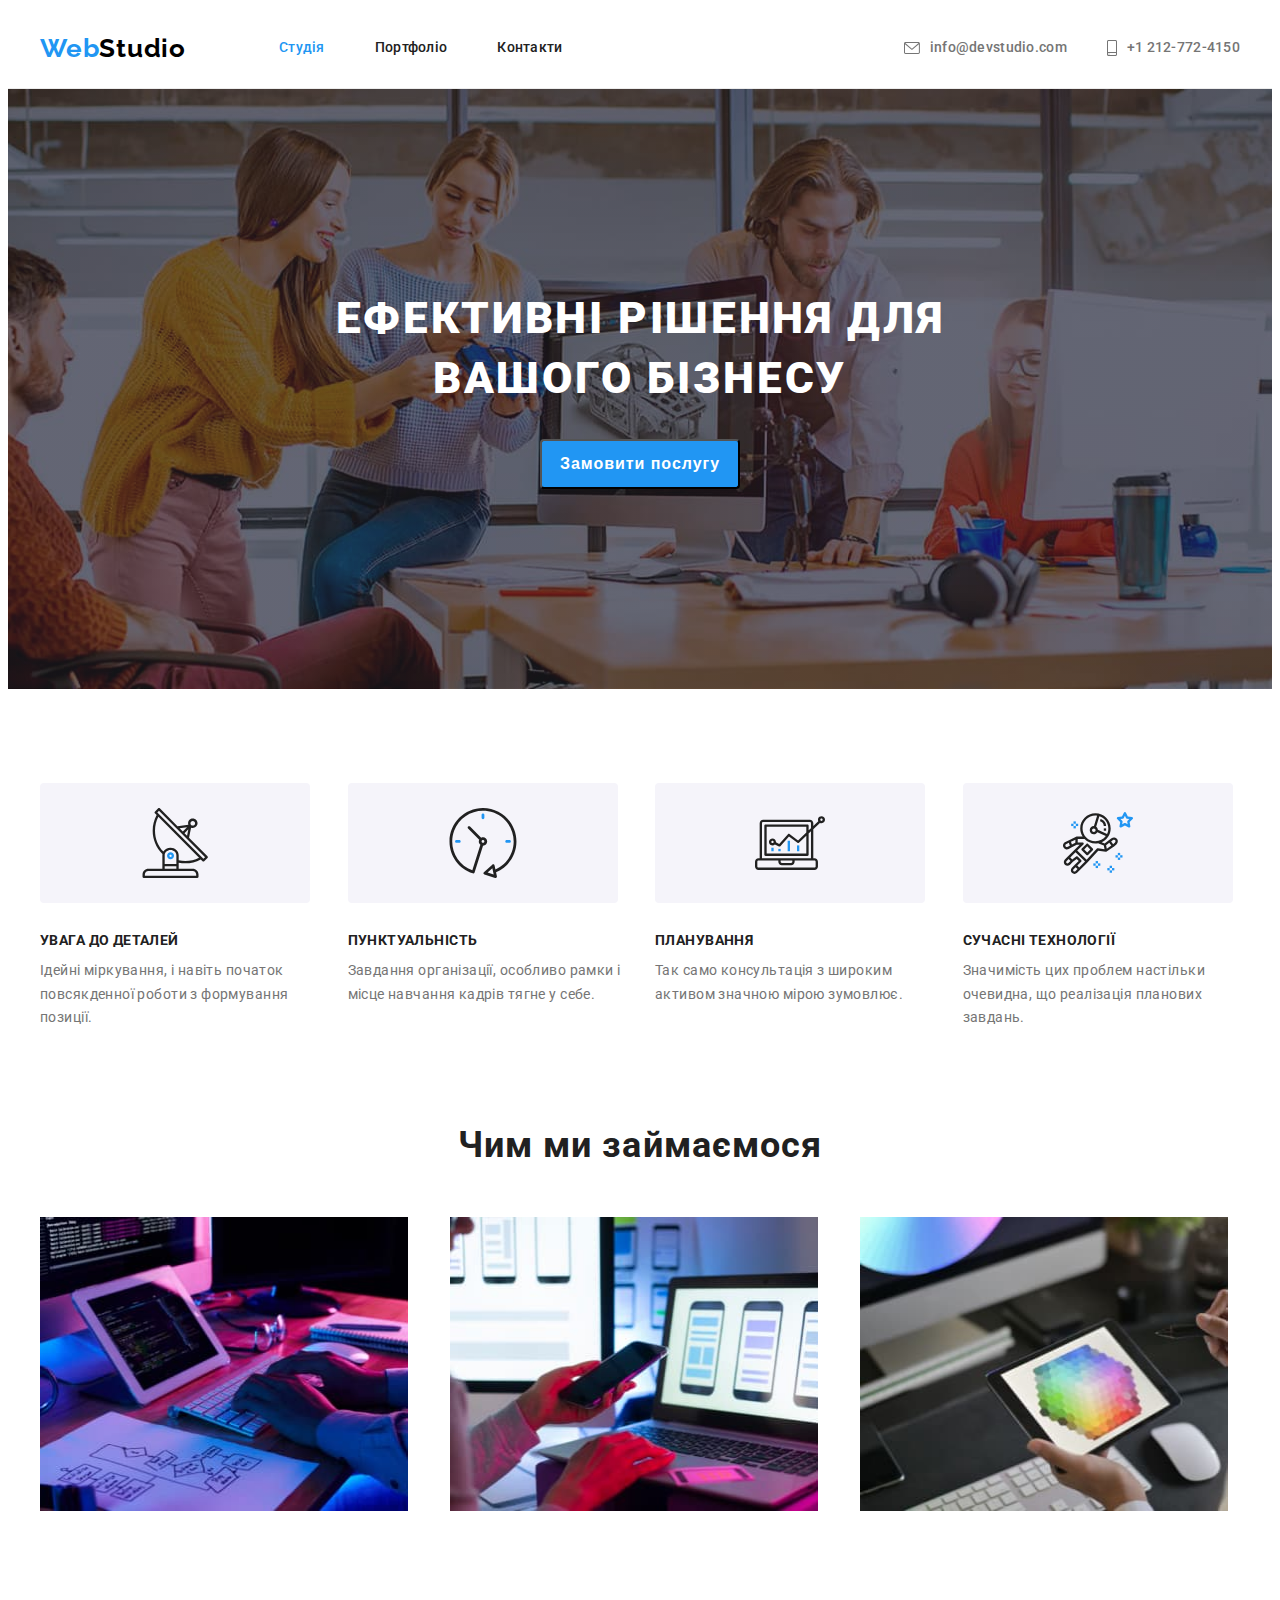
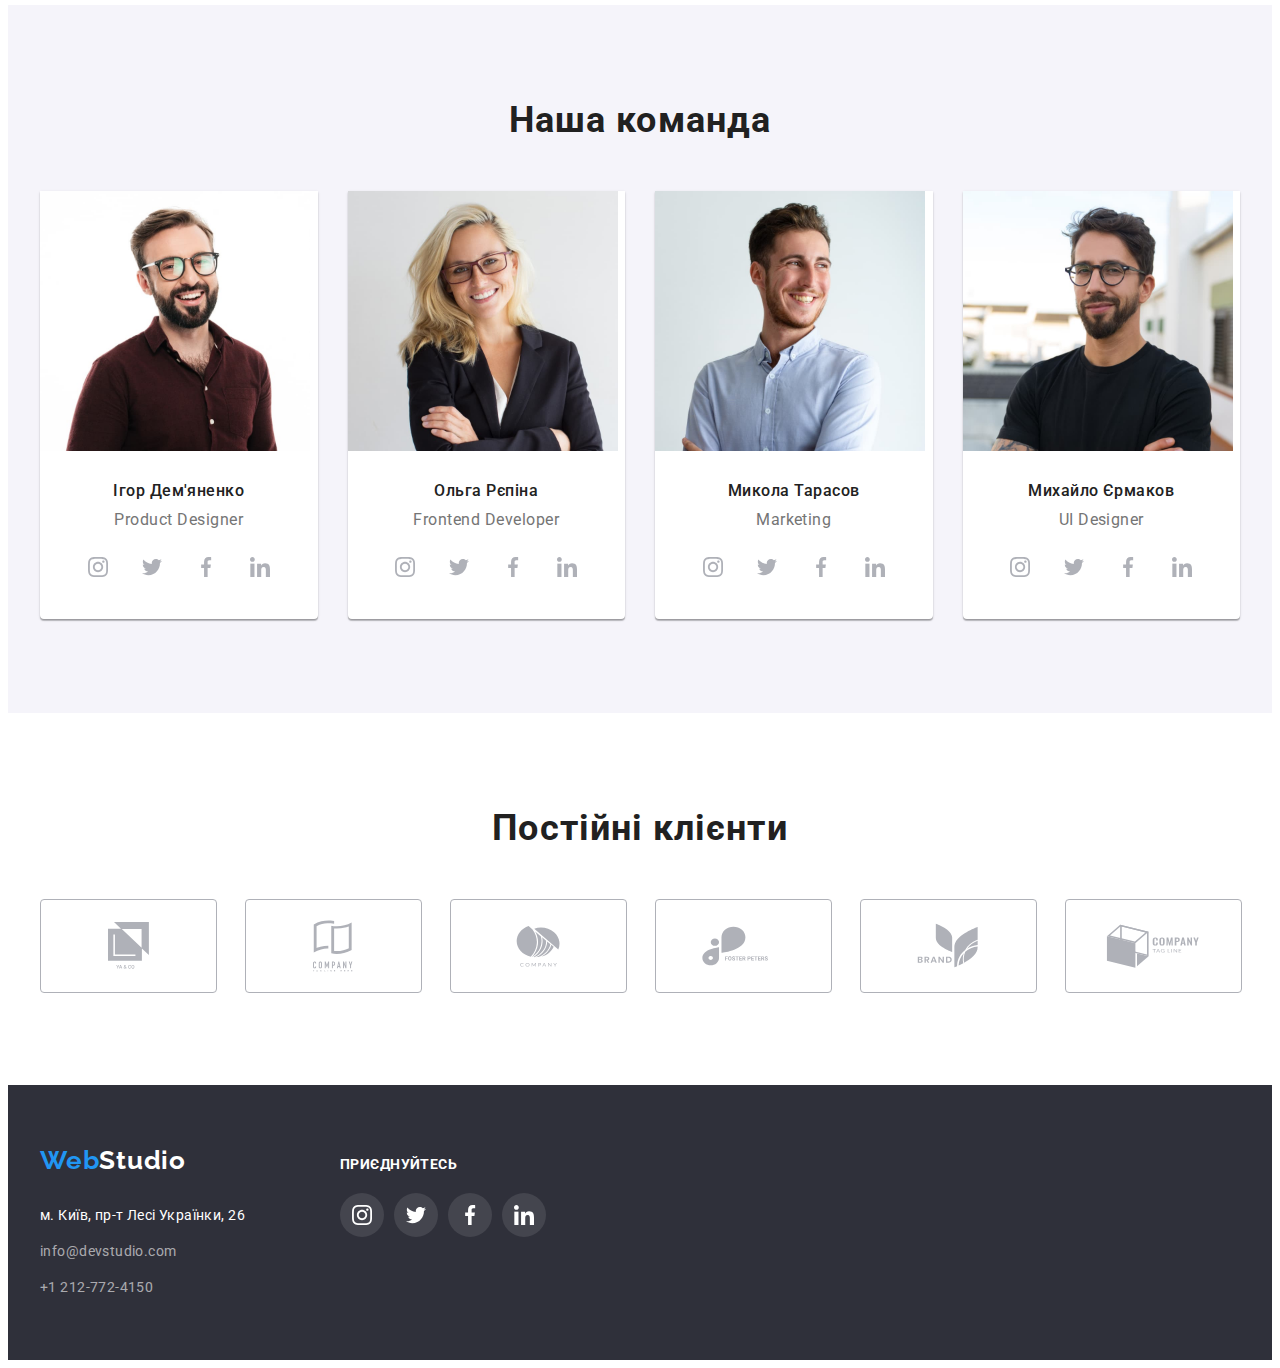
<file: index.html>
<!DOCTYPE html>
<html lang="uk">
<head>
    <meta charset="UTF-8">
    <meta http-equiv="X-UA-Compatible" content="IE=edge">
    <meta name="viewport" content="width=device-width, initial-scale=1.0">
    <title>Студія</title>    
    <link href="https://fonts.googleapis.com/css2?family=Raleway:wght@700&family=Roboto:wght@400;500;700;900&display=swap" rel="stylesheet">
    <link rel="stylesheet" href="https://cdnjs.cloudflare.com/ajax/libs/modern-normalize/1.1.0/modern-normalize.min.css" integrity="sha512-wpPYUAdjBVSE4KJnH1VR1HeZfpl1ub8YT/NKx4PuQ5NmX2tKuGu6U/JRp5y+Y8XG2tV+wKQpNHVUX03MfMFn9Q==" crossorigin="anonymous" referrerpolicy="no-referrer">
    <link rel="stylesheet" href="./css/styles.css">
</head>

<body class="body">
    <header class="header-bg-color">
        <div class="container header-container">
            <a href="./index.html" class="link logo logo-margin"><span class="logo-part">Web</span>Studio</a>
            <nav>
                <ul class="list navigation-list">
                    <li class="nav-list-item">
                        <a href="./index.html" class="link nav-list-link nav-base-text current">Студія</a>
                    </li>
                    <li class="nav-list-item">
                        <a href="./portfolio.html" class="link nav-list-link nav-base-text nav-text">Портфоліо</a>
                    </li>
                    <li class="nav-list-item">
                        <a href="" class="link nav-list-link nav-base-text nav-text">Контакти</a>
                    </li>
                </ul>
            </nav>
            <ul class="list navigation-list">
                <li class="list-item-nav">
                    <a href="mailto:info@devstudio.com" class="link nav-list-link mail-tel-text">
                        <svg width="16" height="12" class="nav-icon">
                            <use href="./images/icons.svg#icon-email"></use>
                        </svg>
                        info@devstudio.com
                    </a>
                </li>
                <li class="nav-right ">
                    <a href="tel:+12127724150" class="link nav-list-link mail-tel-text contact-number">
                        <svg width="10" height="16" class="nav-icon">
                            <use href="./images/icons.svg#icon-smartphone"></use>
                        </svg>
                        +1 212-772-4150
                    </a>
                </li>
            </ul>     
        </div>
    </header>

    
    <main>
        <section class="hero-color-bg hero-title hero-padding">
            <div class="container">
                <h1 class="hero-color-text hero-text hero-align">Ефективні рішення для вашого бізнесу</h1>
                <button type="button" class="hero-color-text hero-btn btn-box">Замовити послугу</button>
            </div>
        </section>


        <section class="section-buzy-bg-color section-about">
            <div class="container">
                <h2 class="visually-hidden">Про наші можливості (прихований заголовок)</h2>
                <ul class="list buzy-flex">
                    <li class="item">
                        <div class="icon-item">
                            <svg class="icon-about">
                                <use href="./images/icons.svg#icon-benefits-details"></use>
                            </svg>
                        </div>
                        <h3 class="main-buzy">Увага до деталей</h3>
                        <p class="paragraph-text description-buzy">
                            Ідейні міркування, і навіть початок повсякденної роботи з формування позиції.
                        </p>
                    </li>
                    <li class="item">
                        <div class="icon-item">
                            <svg class="icon-about">
                                <use href="./images/icons.svg#icon-benefits-clock"></use>
                            </svg>
                        </div>
                        <h3 class="main-buzy">Пунктуальність</h3>
                        <p class="paragraph-text description-buzy">
                            Завдання організації, особливо рамки і місце навчання кадрів тягне у себе.
                        </p>
                    </li>
                    <li class="item">
                        <div class="icon-item">
                            <svg class="icon-about">
                                <use href="./images/icons.svg#icon-benefits-diagram"></use>
                            </svg>
                        </div>
                        <h3 class="main-buzy">Планування</h3>
                        <p class="paragraph-text description-buzy">
                            Так само консультація з широким активом значною мірою зумовлює.
                        </p>
                    </li>
                    <li class="item">
                        <div class="icon-item">
                            <svg class="icon-about">
                                <use href="./images/icons.svg#icon-benefits-astronaut"></use>
                            </svg>
                        </div>
                        <h3 class="main-buzy">Сучасні технології</h3>
                        <p class="paragraph-text description-buzy">
                            Значимість цих проблем настільки очевидна, що реалізація планових завдань.
                        </p>
                    </li>
                </ul>
            </div>
        </section>


        <section class="section-buzy-bg-color section">
            <div class="container">
                <h2 class="main-h-title">Чим ми займаємося</h2>
                <ul class="list photo">
                    <li class="photo-buzy">
                        <img class="buzy-img" src="./images/buzy/buzy-1.jpg" alt="Зайнятість, алгоритми" width="370" height="294">
                    </li>
                    <li class="photo-buzy">
                        <img class="buzy-img" src="./images/buzy/buzy-2.jpg" alt="Зайнятість, дизайн" width="370" height="294">
                    </li>
                    <li class="photo-buzy">
                        <img class="buzy-img" src="./images/buzy/buzy-3.jpg" alt="Зайнятість, комп'ютерна графіка" width="370" height="294">
                    </li>
                </ul>
            </div>
        </section>


        <section class="comand-bg-color section">
            <div class="container">
                <h2 class="main-h-title">Наша команда</h2>
                <ul class="list team-flex">
                    <li class="pesron-bg-color person-flex">
                        <img class="person-img" src="./images/team/person-1.jpg" alt="Продукт-дизайнер" width="270" height="260">
                        <div class="card-content">                            
                            <h3 class="name-person">Ігор Дем'яненко</h3>
                            <p class="paragraph-text description-profeshion" lang="en">Product Designer</p>
                            <ul class="list social-list">
                                <li class="social-list-icons">
                                    <a href="" class="social-list-link">
                                        <svg class="social-icon-size">
                                            <use href="./images/icons.svg#icon-social-instagram"></use>
                                        </svg>
                                    </a>
                                </li>
                                <li class="social-list-icons">
                                    <a href="" class="social-list-link">
                                        <svg class="social-icon-size">
                                            <use href="./images/icons.svg#icon-social-twitter"></use>
                                        </svg>
                                    </a>
                                </li>
                                <li class="social-list-icons">
                                    <a href="" class="social-list-link">
                                        <svg class="social-icon-size">
                                            <use href="./images/icons.svg#icon-social-facebook"></use>
                                        </svg>
                                    </a>
                                </li>
                                <li class="social-list-icons">
                                    <a href="" class="social-list-link">
                                        <svg class="social-icon-size">
                                            <use href="./images/icons.svg#icon-social-linkedin"></use>
                                        </svg>
                                    </a>
                                </li>
                            </ul>
                        </div>
                    </li>
                    <li class="pesron-bg-color person-flex">
                        <img class="person-img" src="./images/team/person-2.jpg" alt="Фронт-енд розробник" width="270" height="260">
                        <div class="card-content">                            
                            <h3 class="name-person">Ольга Рєпіна</h3>
                            <p class="paragraph-text description-profeshion" lang="en">Frontend Developer</p>
                            <ul class="list social-list">
                                <li class="social-list-icons">
                                    <a href="" class="social-list-link">
                                        <svg class="social-icon-size">
                                            <use href="./images/icons.svg#icon-social-instagram"></use>
                                        </svg>
                                    </a>
                                </li>
                                <li class="social-list-icons">
                                    <a href="" class="social-list-link">
                                        <svg class="social-icon-size">
                                            <use href="./images/icons.svg#icon-social-twitter"></use>
                                        </svg>
                                    </a>
                                </li>
                                <li class="social-list-icons">
                                    <a href="" class="social-list-link">
                                        <svg class="social-icon-size">
                                            <use href="./images/icons.svg#icon-social-facebook"></use>
                                        </svg>
                                    </a>
                                </li>
                                <li class="social-list-icons">
                                    <a href="" class="social-list-link">
                                        <svg class="social-icon-size">
                                            <use href="./images/icons.svg#icon-social-linkedin"></use>
                                        </svg>
                                    </a>
                                </li>
                            </ul>
                        </div>
                    </li>
                    <li class="pesron-bg-color person-flex">
                        <img class="person-img" src="./images/team/person-3.jpg" alt="Маркетолог" width="270" height="260">
                        <div class="card-content">                            
                            <h3 class="name-person">Микола Тарасов</h3>
                            <p class="paragraph-text description-profeshion" lang="en">Marketing</p>
                            <ul class="list social-list">
                                <li class="social-list-icons">
                                    <a href="" class="social-list-link">
                                        <svg class="social-icon-size">
                                            <use href="./images/icons.svg#icon-social-instagram"></use>
                                        </svg>
                                    </a>
                                </li>
                                <li class="social-list-icons">
                                    <a href="" class="social-list-link">
                                        <svg class="social-icon-size">
                                            <use href="./images/icons.svg#icon-social-twitter"></use>
                                        </svg>
                                    </a>
                                </li>
                                <li class="social-list-icons">
                                    <a href="" class="social-list-link">
                                        <svg class="social-icon-size">
                                            <use href="./images/icons.svg#icon-social-facebook"></use>
                                        </svg>
                                    </a>
                                </li>
                                <li class="social-list-icons">
                                    <a href="" class="social-list-link">
                                        <svg class="social-icon-size">
                                            <use href="./images/icons.svg#icon-social-linkedin"></use>
                                        </svg>
                                    </a>
                                </li>
                            </ul>
                        </div>
                    </li>
                    <li class="pesron-bg-color person-flex">
                        <img class="person-img" src="./images/team/person-4.jpg" alt="UI дизайнер" width="270" height="260">
                        <div class="card-content">                            
                            <h3 class="name-person">Михайло Єрмаков</h3>
                            <p class="paragraph-text description-profeshion" lang="en">UI Designer</p>
                            <ul class="list social-list">
                                <li class="social-list-icons">
                                    <a href="" class="social-list-link">
                                        <svg class="social-icon-size">
                                            <use href="./images/icons.svg#icon-social-instagram"></use>
                                        </svg>
                                    </a>
                                </li>
                                <li class="social-list-icons">
                                    <a href="" class="social-list-link">
                                        <svg class="social-icon-size">
                                            <use href="./images/icons.svg#icon-social-twitter"></use>
                                        </svg>
                                    </a>
                                </li>
                                <li class="social-list-icons">
                                    <a href="" class="social-list-link">
                                        <svg class="social-icon-size">
                                            <use href="./images/icons.svg#icon-social-facebook"></use>
                                        </svg>
                                    </a>
                                </li>
                                <li class="social-list-icons">
                                    <a href="" class="social-list-link">
                                        <svg class="social-icon-size">
                                            <use href="./images/icons.svg#icon-social-linkedin"></use>
                                        </svg>
                                    </a>
                                </li>
                            </ul>
                        </div>
                    </li>
                </ul>               
            </div>
        </section>

        <section class="section-buzy-bg-color section">
            <div class="container">
                <h2 class="main-h-title">Постійні клієнти</h2>
                <ul class="list company-flex">
                    <li class="icon-client-list">
                        <a href="" class="client-hover-focus">
                            <svg class="icon-client icon-client-ya-co">                  <!--Розмір 106х60px-->
                                <use href="./images/icons.svg#icon-client-ya-co"></use>
                            </svg>
                        </a>
                    </li>
                    <li class="icon-client-list">
                        <a href="" class="client-hover-focus">
                            <svg class="icon-client icon-client-tagline-here">
                                <use href="./images/icons.svg#icon-client-tagline-here"></use>
                            </svg>
                        </a>
                    </li>
                    <li class="icon-client-list">
                        <a href="" class="client-hover-focus">
                            <svg class="icon-client icon-client-company">
                                <use href="./images/icons.svg#icon-client-company"></use>
                            </svg>  
                        </a>
                    </li>
                    <li class="icon-client-list">
                        <a href="" class="client-hover-focus">
                            <svg class="icon-client icon-client-foster-peters">
                                <use href="./images/icons.svg#icon-client-foster-peters"></use>
                            </svg>
                        </a>
                    </li>
                    <li class="icon-client-list">
                        <a href="" class="client-hover-focus">
                            <svg class="icon-client icon-client-brand">
                                <use href="./images/icons.svg#icon-client-brand"></use>
                            </svg>
                        </a>
                    </li>
                    <li class="icon-client-list">
                        <a href="" class="client-hover-focus">
                            <svg class="icon-client icon-client-tag-line">
                                <use href="./images/icons.svg#icon-client-tag-line"></use>
                            </svg>
                        </a>
                    </li>
                 </ul>
            </div>
        </section>
    </main>

   
    <footer class="footer-color footer-padding">
        <div class="container container-footer">
            <div class="">
                <a href="./index.html" class="link logo logo-second logo-footer"><span class="logo-part">Web</span>Studio</a>
                <address>
                    <ul class="list footer-address-width">
                        <li class="">
                            <a href="https://goo.gl/maps/Vt5yUV9LtT4k733N8" 
                            target="_blank" 
                            rel="noopener nooferrer" class="link text-addres">м. Київ, пр-т Лесі Українки, 26</a>
                        </li>
                        <li class="mail-tel">
                            <a href="mailto:info@devstudio.com" class="link mail-tel-footer">info@devstudio.com</a>                    
                        </li>
                        <li class="mail-tel">
                            <a href="tel:+12127724150" class="link mail-tel-footer">+1 212-772-4150</a>
                        </li>
                    </ul>
                </address>  
            </div>

            
            <div class="margin-footer">
                <h2 class="footer-add">Приєднуйтесь</h2>
                <ul class="list social-list-footer">
                    <li class="social-list-icons-footer">
                        <a href="" class="social-list-link-footer">
                            <svg class="social-icon-size-footer">
                                <use href="./images/icons.svg#icon-social-instagram"></use>
                            </svg>
                        </a>
                    </li>
                    <li class="social-list-icons-footer">
                        <a href="" class="social-list-link-footer">
                            <svg class="social-icon-size-footer">
                                <use href="./images/icons.svg#icon-social-twitter"></use>
                            </svg>
                        </a>
                    </li>
                    <li class="social-list-icons-footer">
                        <a href="" class="social-list-link-footer">
                            <svg class="social-icon-size-footer">
                                <use href="./images/icons.svg#icon-social-facebook"></use>
                            </svg>
                        </a>
                    </li>
                    <li class="social-list-icons-footer">
                        <a href="" class="social-list-link-footer">
                            <svg class="social-icon-size-footer">
                                <use href="./images/icons.svg#icon-social-linkedin"></use>
                            </svg>
                        </a>
                    </li>
                </ul>
            </div>
        </div>
    </footer>
</body>
</html>
</file>
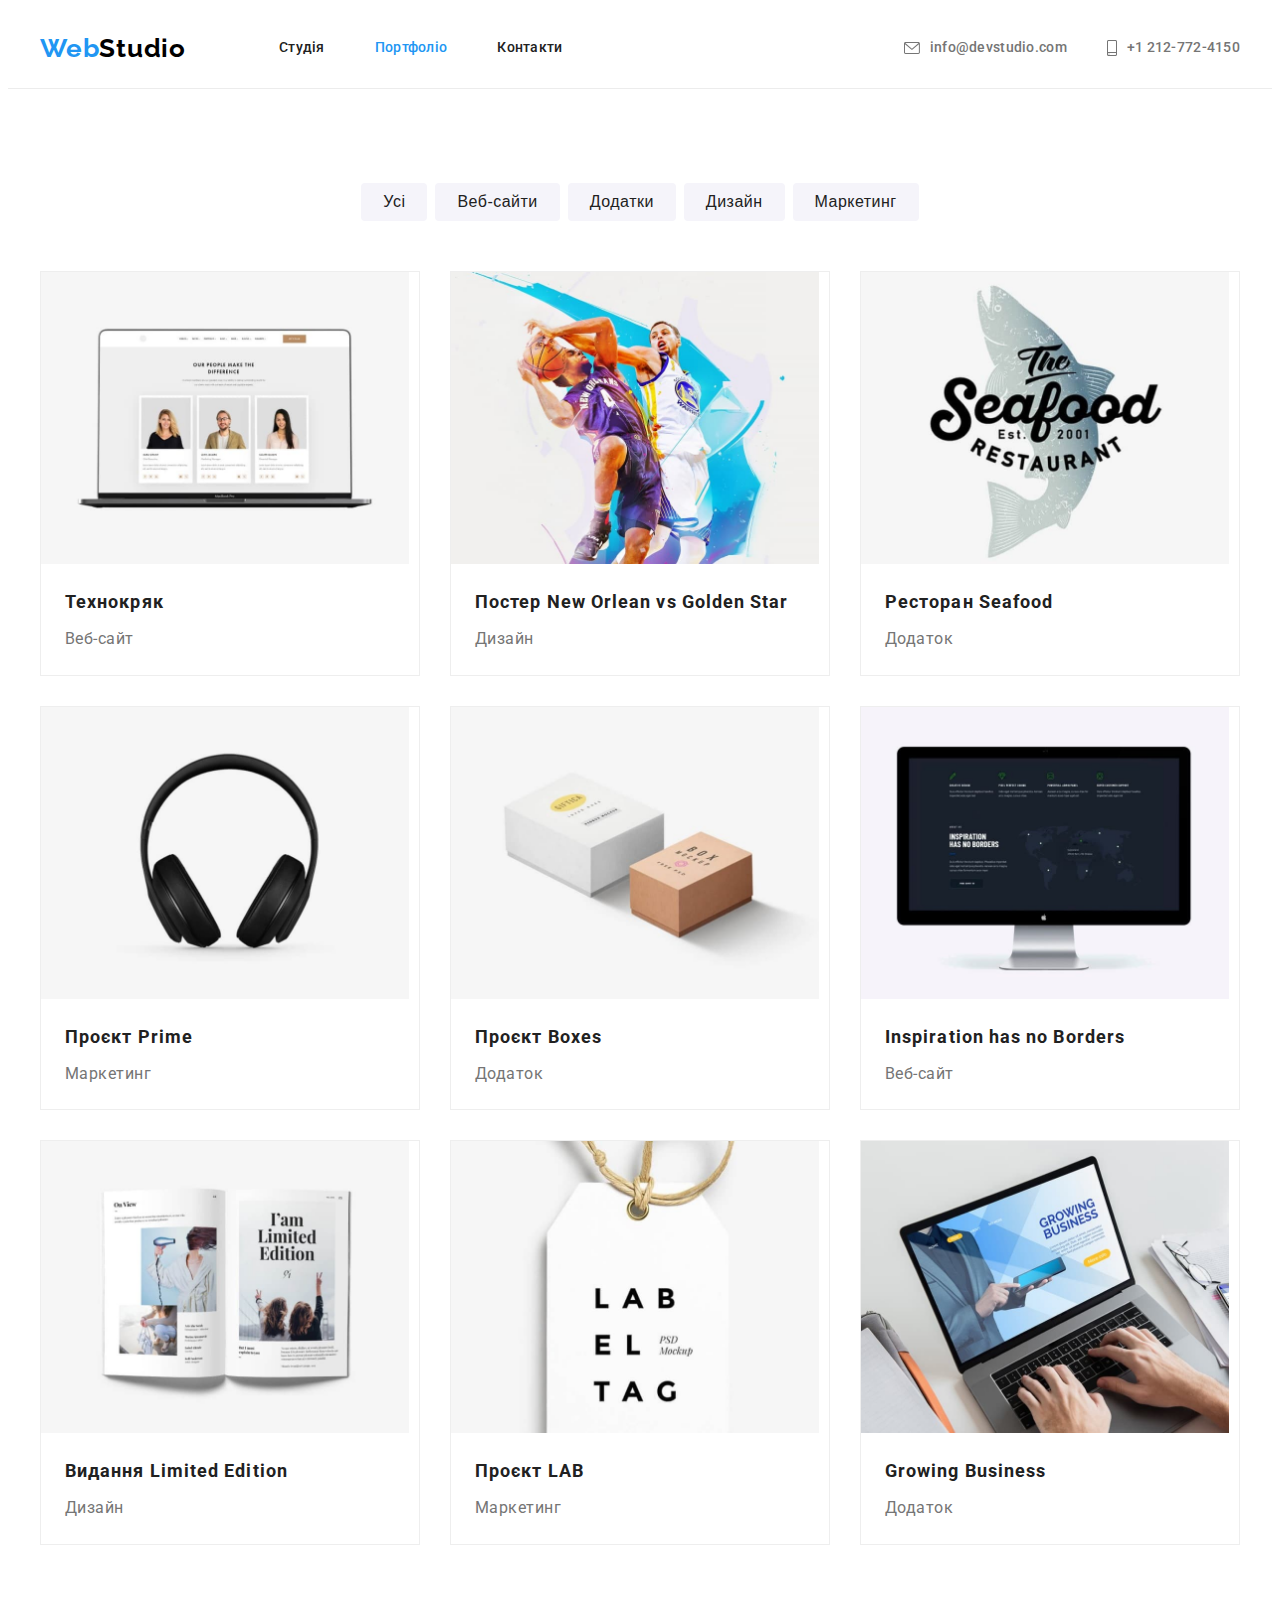
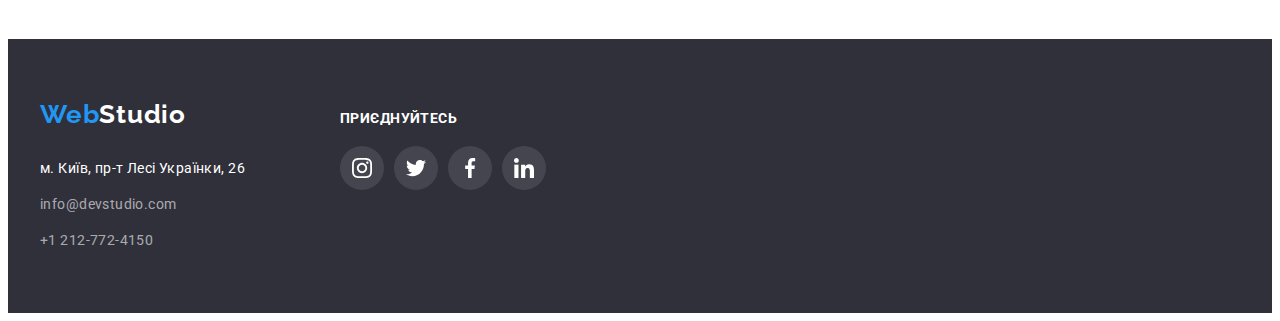
<file: portfolio.html>
<!DOCTYPE html>
<html lang="uk">
<head>
    <meta charset="UTF-8">
    <meta http-equiv="X-UA-Compatible" content="IE=edge">
    <meta name="viewport" content="width=device-width, initial-scale=1.0">
    <title>Студія</title>
    <link href="https://fonts.googleapis.com/css2?family=Raleway:wght@700&family=Roboto:wght@400;500;700;900&display=swap" rel="stylesheet">
    <link rel="stylesheet" href="https://cdnjs.cloudflare.com/ajax/libs/modern-normalize/1.1.0/modern-normalize.min.css" integrity="sha512-wpPYUAdjBVSE4KJnH1VR1HeZfpl1ub8YT/NKx4PuQ5NmX2tKuGu6U/JRp5y+Y8XG2tV+wKQpNHVUX03MfMFn9Q==" crossorigin="anonymous" referrerpolicy="no-referrer">
    <link rel="stylesheet" href="./css/styles.css">
</head>

<body class="body">
    <header class="header-bg-color">
        <div class="container header-container">
            <a href="./index.html" class="link logo logo-margin"><span class="logo-part">Web</span>Studio</a>
            <nav>
                <ul class="list navigation-list">
                    <li class="nav-list-item">
                        <a href="./index.html" class="link nav-list-link nav-base-text nav-text">Студія</a>
                    </li>
                    <li class="nav-list-item">
                        <a href="./portfolio.html" class="link nav-list-link nav-base-text current">Портфоліо</a>
                    </li>
                    <li class="nav-list-item">
                        <a href="" class="link nav-list-link nav-base-text nav-text">Контакти</a>
                    </li>
                </ul>
            </nav>
            <ul class="list navigation-list">
                <li class="list-item-nav">
                    <a href="mailto:info@devstudio.com" class="link nav-list-link mail-tel-text">
                        <svg width="16" height="12" class="nav-icon">
                            <use href="./images/icons.svg#icon-email"></use>
                        </svg>
                        info@devstudio.com
                    </a>
                </li>
                <li class="nav-right ">
                    <a href="tel:+12127724150" class="link nav-list-link mail-tel-text contact-numberk">
                        <svg width="10" height="16" class="nav-icon">
                            <use href="./images/icons.svg#icon-smartphone"></use>
                        </svg>
                        +1 212-772-4150
                    </a>
                </li>
            </ul>       
        </div>
    </header>


    <main class="portfolio-bg-color">
        <h1 hidden>Портфоліо</h1> <!--Цей заголовок сховати-->
        <section class="section">
            <div class="container">
                <ul class="list btn-flex-portfolio">
                    <li class="btn-item-portfolio">
                        <button type="button" class="portfolio-btn">Усі</button>
                    </li>
                    <li class="btn-item-portfolio">
                        <button type="button" class="portfolio-btn">Веб-сайти</button>
                    </li>
                    <li class="btn-item-portfolio">
                        <button type="button" class="portfolio-btn">Додатки</button>
                    </li>
                    <li class="btn-item-portfolio">
                        <button type="button" class="portfolio-btn">Дизайн</button>
                    </li>
                    <li class="btn-item-portfolio">
                        <button type="button" class="portfolio-btn">Маркетинг</button>
                    </li>
                </ul>

                <ul class="list container-portfolio">
                    <li class="portfolio-fon portfolio-item">                
                        <a href="" class="link portfolio-hover">
                            <img class="portfolio-img" src="./images/portfolio/portfolio1.jpg" alt="Технокряк">
                            <div class="card-portfolio">
                                <h2 class="portfolio-names link">Технокряк</h2>
                                <p class="portfolio-discr">Веб-сайт</p>
                            </div>
                        </a>
                    </li>
                    <li class="portfolio-fon portfolio-item">
                        <a href="" class="link portfolio-hover">
                            <img class="portfolio-img" src="./images/portfolio/portfolio2.jpg" alt="Постер New Orlean vs Golden Star">
                            <div class="card-portfolio">
                                <h2 class="portfolio-names link">Постер <span lang="en">New Orlean vs Golden Star</span></h2>
                                <p class="portfolio-discr">Дизайн</p>
                            </div>
                        </a>
                    </li>
                    <li class="portfolio-fon portfolio-item">
                        <a href="" class="link portfolio-hover">
                            <img class="portfolio-img" src="./images/portfolio/portfolio3.jpg" alt="Ресторан Seafood">
                            <div class="card-portfolio">
                                <h2 class="portfolio-names link">Ресторан <span lang="en">Seafood</span></h2>
                                <p class="portfolio-discr">Додаток</p>
                            </div>
                        </a>
                    </li>
                    <li class="portfolio-fon portfolio-item">
                        <a href="" class="link portfolio-hover">
                            <img class="portfolio-img" src="./images/portfolio/portfolio4.jpg" alt="Проєкт Prime">
                            <div class="card-portfolio">
                                <h2 class="portfolio-names">Проєкт <span lang="en">Prime</span></h2>
                                <p class="portfolio-discr">Маркетинг</p>
                            </div>
                        </a>
                    </li>
                    <li class="portfolio-fon portfolio-item">
                        <a href="" class="link portfolio-hover">
                            <img class="portfolio-img" src="./images/portfolio/portfolio5.jpg" alt="Проєкт Boxes">
                            <div class="card-portfolio">
                                <h2 class="portfolio-names">Проєкт <span lang="en"> Boxes</span></h2>
                                <p class="portfolio-discr">Додаток</p>
                            </div>
                        </a>
                    </li>
                    <li class="portfolio-fon portfolio-item">
                        <a href="" class="link portfolio-hover">
                            <img class="portfolio-img" src="./images/portfolio/portfolio6.jpg" alt="Inspiration has no Borders">
                            <div class="card-portfolio">
                                <h2 class="portfolio-names" lang="en">Inspiration has no Borders</h2>
                                <p class="portfolio-discr">Веб-сайт</p> 
                            </div>
                        </a>
                    </li>
                    <li class="portfolio-fon portfolio-item">
                        <a href="" class="link portfolio-hover">
                            <img class="portfolio-img" src="./images/portfolio/portfolio7.jpg" alt="Видання Limited Edition">
                            <div class="card-portfolio">
                                <h2 class="portfolio-names">Видання <span lang="en">Limited Edition</span></h2>
                                <p class="portfolio-discr">Дизайн</p>
                            </div>
                        </a>
                    </li>
                    <li class="portfolio-fon portfolio-item">
                        <a href="" class="link portfolio-hover">
                            <img class="portfolio-img" src="./images/portfolio/portfolio8.jpg" alt="Проєкт LAB">
                            <div class="card-portfolio">
                                <h2 class="portfolio-names">Проєкт <span class="portfolio-names-upper" lang="en">lab</span></h2>
                                <p class="portfolio-discr">Маркетинг</p>
                            </div>
                        </a>
                    </li>
                    <li class="portfolio-fon portfolio-item">
                        <a href="" class="link portfolio-hover">
                            <img class="portfolio-img" src="./images/portfolio/portfolio9.jpg" alt="Growing Business">
                            <div class="card-portfolio">
                                <h2 class="portfolio-names" lang="en">Growing Business</h2>
                                <p class="portfolio-discr">Додаток</p>
                            </div>
                        </a>
                    </li>
                </ul> 
            </div>       
        </section>
    </main>

    
    <footer class="footer-color footer-padding">
        <div class="container container-footer">
            <div class="">
                <a href="./index.html" class="link logo logo-second logo-footer"><span class="logo-part">Web</span>Studio</a>
                <address>
                    <ul class="list footer-address-width">
                        <li class="">
                            <a href="https://goo.gl/maps/Vt5yUV9LtT4k733N8" 
                            target="_blank" 
                            rel="noopener nooferrer" class="link text-addres">м. Київ, пр-т Лесі Українки, 26</a>
                        </li>
                        <li class="mail-tel">
                            <a href="mailto:info@devstudio.com" class="link mail-tel-footer">info@devstudio.com</a>                    
                        </li>
                        <li class="mail-tel">
                            <a href="tel:+12127724150" class="link mail-tel-footer">+1 212-772-4150</a>
                        </li>
                    </ul>
                </address>  
            </div>

            
            <div class="margin-footer">
                <h2 class="footer-add">Приєднуйтесь</h2>
                <ul class="list social-list-footer">
                    <li class="social-list-icons-footer">
                        <a href="" class="social-list-link-footer">
                            <svg class="social-icon-size-footer">
                                <use href="./images/icons.svg#icon-social-instagram"></use>
                            </svg>
                        </a>
                    </li>
                    <li class="social-list-icons-footer">
                        <a href="" class="social-list-link-footer">
                            <svg class="social-icon-size-footer">
                                <use href="./images/icons.svg#icon-social-twitter"></use>
                            </svg>
                        </a>
                    </li>
                    <li class="social-list-icons-footer">
                        <a href="" class="social-list-link-footer">
                            <svg class="social-icon-size-footer">
                                <use href="./images/icons.svg#icon-social-facebook"></use>
                            </svg>
                        </a>
                    </li>
                    <li class="social-list-icons-footer">
                        <a href="" class="social-list-link-footer">
                            <svg class="social-icon-size-footer">
                                <use href="./images/icons.svg#icon-social-linkedin"></use>
                            </svg>
                        </a>
                    </li>
                </ul>
            </div>
        </div>
    </footer>
</body>
</html>
</file>
<file: css/styles.css>
:root {
    --primary-color-font: #212121;
    --second-color-font: #2196F3;
    --color-logo: #000000;
    --paragraph-color-font: #757575;
    --hero-color-font: #FFFFFF;               /* tomato;*/
    --footer-color-font: rgba(255, 255, 255, 0.6);
    --hero-footer-color: #2F303A;
    --comand-color: #F5F4FA;
    --border-portfolio: #EEEEEE;
    --border-client: #AFB1B8;
    --color-social-footer: rgba(255, 255, 255, 0.1);

    --primary-font: "Roboto", sans-serif;
    --second-font: "Raleway", sans-serif;
}


/* =====Home work # 3===== */
h1,
h2,
h3,
h4,
h5,
h6,
p {
  margin-top: 0;
  margin-bottom: 0;
}

ul,
ol {
  margin-top: 0;
  margin-bottom: 0;
  padding-left: 0;
}

.container {
    width: 1200px;
    padding-left: 15px;
    padding-right: 15px;
    margin-left: auto;
    margin-right: auto;

    /* background-color: yellow; */
}


.header-container {
    display: flex;
    align-items: center;
    /* min-height: 32px; */
}


.hero-padding {
    padding-top: 200px;
    padding-bottom: 200px;
}

.hero-color-bg {
    max-width: 1600px;
    max-height: 600px;
    background-image: linear-gradient( rgba(47, 48, 58, 0.4), rgba(47, 48, 58, 0.4) ), url(../images/hero/img.jpg);    
    background-color: var(--hero-footer-color);
    background-repeat: no-repeat;
    background-position: center;
    background-size: cover;
}

.hero-title {
    display: block;
    text-align: center;
    margin-left: auto;
    margin-right: auto;

}

.btn-box {
    box-sizing: border-box;
    min-width: 200px;
    min-height: 50px;
    border-radius: 4px;
}

.navigation-list {
    display: flex;
    align-items: center;
    margin-left: auto;
}

.nav-right {
    margin-left: 40px;
}


.section-about {
    padding-top: 94px;
}

.section {
    padding-top: 94px;
    padding-bottom: 94px;
}

.visually-hidden {
    position: absolute;
    width: 1px;
    height: 1px;
    margin: -1px;
    border: 0;
    padding: 0;
    
    white-space: nowrap;
    clip-path: inset(100%);
    clip: rect(0 0 0 0);
    overflow: hidden;
}

.logo-margin {
    margin-right: 93px;
  }

.nav-list-item:not(:last-child) {
    margin-right: 50px;
}


.contact-number {
    margin-left: 0;
}

.logo-footer {
    display: inline-block;
    margin-bottom: 28px;
}


.buzy-flex {
    display: flex;
    flex-wrap: wrap;  
}

.buzy-flex > .item {
    flex-basis: calc((100% - 30px*3) / 4);
}

.buzy-flex > .item:not(:nth-child(4n)) {
    margin-right: 30px;
}


.icon-item {
    display: flex;
    align-items: center;
    justify-content: center;
    width: 270px;
    height: 120px;
    background-color: var(--comand-color);
    margin-bottom: 30px;
    border-radius: 4px;
}

.icon-about {
    width: 70px;
    height: 70px;
}

.buzy-img,
.person-img,
.portfolio-img {
    display: block;
    padding-bottom: 0;
    max-width: 368px;
}

.photo {
    display: flex;
    flex-wrap: wrap;
}

.photo > .photo-buzy {
    flex-basis: calc((100% - 30px*2) / 3);
    margin-bottom: 30px;
}

.photo > .photo-buzy:not(:nth-child(3n)) {
    margin-right: 30px;
}

.photo > .photo-buzy:nth-last-child(-n + 3) {
    margin-bottom: 0;
}

.team-flex {
    display: flex;
    flex-wrap: wrap;
}

.team-flex > .person-flex {
    flex-basis: calc((100% - 30px*3) / 4);
    margin-top: 0px;
    box-shadow: 0px 1px 3px rgba(0, 0, 0, 0.12), 0px 1px 1px rgba(0, 0, 0, 0.14), 0px 2px 1px rgba(0, 0, 0, 0.2);
    border-radius: 0px 0px 4px 4px;
}

.team-flex > .person-flex:not(:nth-child(4n+1)) {
    margin-left: 30px;
}

.team-flex > .person-flex:nth-child(n + 5) {
    margin-top: 30px;
}


.btn-flex-portfolio {
    display: flex;
    justify-content: center;
    margin-bottom: 50px;
}

.btn-flex-portfolio > .btn-item-portfolio:not(:last-child) {
    margin-right: 8px;
}
/* =====Home work # 3===== */



.list {
    list-style: none;
}

.link {
    text-decoration: none;
  }

.body {
    color: var(--primary-color-font);

    font-family: var(--primary-font);
}

/* Navigation */


.logo {
    color: var(--color-logo);
}

.logo-part,
.current {
    color: var(--second-color-font);

}

.logo,
.logo-part {
    font-family: var(--second-font);
    font-weight: 700;
    font-size: 26px;
    line-height: 1.19;
    letter-spacing: 0.03em;
}

.nav-text {
    color: var(--primary-color-font);
}

.nav-list-link:hover,
.nav-list-link:focus {
    color: var(--second-color-font);
    cursor: pointer;
}


.nav-base-text {
    display: block;
    padding-top: 32px;
    padding-bottom: 32px;
    font-weight: 500;
    font-size: 14px;
    line-height: 1.14;
    letter-spacing: 0.02em;
}

.mail-tel-text,
.paragraph-text {
    color: var(--paragraph-color-font);
}


/* ==== Іконка в навігації ==== Початок */
.nav-icon {
    fill: currentColor;

    margin-right: 10px;
}
/* ==== Іконка в навігації ==== Кінець */



.mail-tel-text {
    display: flex;
    align-items:center;
    padding-top: 32px;
    padding-bottom: 32px;
}

.hero-color-text,
.logo-second,
.text-addres {
    color: var(--hero-color-font);
}


.mail-tel {
    margin-top: 12px;
}


.header-bg-color,
.section-buzy-bg-color,
.portfolio-bg-color,
.portfolio-fon {
    background-color: var(--hero-color-font);

    /* background-color: tomato; */
}



.header-bg-color {
    border-bottom: 1px solid #ECECEC;;
}

.pesron-bg-color,
.portfolio-bg-color,
.portfolio-fon {
    background-color: var(--hero-color-font);

    /* background-color: tomato; */
}

.hero-text {
    font-weight: 900;
    font-size: 44px;
    line-height: 1.36;   
    text-align: center;
    letter-spacing: 0.06em;
    text-transform: uppercase;
}

.hero-align {
    margin-bottom: 30px;
    max-width: 680px;
    margin-left: auto;
    margin-right: auto;
}

.hero-btn {
    background-color: var(--second-color-font);

    font-weight: 700;
    font-size: 16px;
    line-height: 1.88;
    align-items: center;
    text-align: center;
    letter-spacing: 0.06em;
}

.nav-text,
.mail-tel-text {
    font-weight: 500;
    font-size: 14px;
    line-height: 1.14;
    letter-spacing: 0.02em;
}

.hero-color {
    background-color: var(--hero-footer-color);
    max-width: 1600px;
}

.footer-color {
    background-color: var(--hero-footer-color);
}

.footer-padding {
    padding-top: 60px;
    padding-bottom: 60px;
}

/* Main */

.description-buzy {
    font-weight: 400;
    font-size: 14px;
    line-height: 1.71;
    letter-spacing: 0.03em;
}

.description-profeshion {
    font-weight: 400;
    font-size: 16px;
    line-height: 1.19;
    text-align: center;
    letter-spacing: 0.03em;

    margin-bottom: 16px;
}

.card-content {
    padding-top: 30px;
    padding-bottom: 30px;
}


.name-person {
    font-weight: 500;
    font-size: 16px;
    line-height: 1.19;
    text-align: center;
    letter-spacing: 0.03em;

    margin-bottom: 10px;
}

.main-h-title {
    font-weight: 700;
    font-size: 36px;
    line-height: 1.17;
    text-align: center;
    letter-spacing: 0.03em;

    margin-bottom: 50px;
}


/* ===== Соц.мережі команди ===== Початок */
.social-list {
    display: flex;
    justify-content: center;
}

.social-list > .social-list-icons:not(:last-child) {
    margin-right: 10px;
}

.social-icon-size {
    max-width: 20px;
    max-height: 20px;
}

.social-list-link {
    color: var(--border-client);
}

.social-list-link:hover,
.social-list-link:focus {
    color: var(--hero-color-font);
    background-color: var(--second-color-font);
    cursor: pointer;
}

.social-icon-size {
    fill: currentColor;
}


.social-list-link {
    display: flex;
    align-items: center;
    justify-content: center;
    width: 44px;
    height: 44px;
    background-color: var(--hero-color-font);
    border-radius: 50%;
}
/* ===== Соц.мережі команди ===== Кінець */





/* ===== Постійні клієнти ===== Початок */
.company-flex {
    display:flex;
    flex-wrap: wrap;
}
.company-flex > .icon-client-list {
    flex-basis: calc((100% - 30px*5) / 6);
    margin-top: 0px;
    /* border: 1px solid var(--border-client); */
    border-radius: 4px;
    height: 92px;
}
.icon-client-list:nth-child(n + 7) {
    margin-top: 30px;
}
.icon-client-list:not(:nth-child(6n)) {
    margin-right: 30px;
}


.client-hover-focus {
    display: flex;
    fill: var(--border-client);
    width: 100%;
    height: 100%;
    justify-content: center;
    align-items: center;
    border: 1px solid var(--border-client);
    border-radius: 4px;
    cursor: pointer;
}

.client-hover-focus:hover,
.client-hover-focus:focus {
    border: 1px solid var(--second-color-font);
    /* cursor: pointer; */
}
.client-hover-focus:hover  .icon-client,
.client-hover-focus:focus  .icon-client {
    fill: var(--second-color-font);
}

.icon-client-ya-co {
    width: 41px;
    height: 47px;    
}
.icon-client-tagline-here {
    width: 40px;
    height: 52px;
}
.icon-client-company {
    width: 44px;
    height: 42px;
}
.icon-client-foster-peters {
    width: 84px;
    height: 40px;
}
.icon-client-brand {
    width: 62px;
    height: 45px;
}
.icon-client-tag-line {
    width: 94px;
    height: 44px;
}

/* ===== Постійні клієнти ===== Кінець */


/* ===== Соц.мережі футера ===== Початок */
.social-list-footer {
    display: flex;
    justify-content: center;
}


.social-list-footer > .social-list-icons-footer:not(:last-child) {
    margin-right: 10px;
}

.social-icon-size-footer {
    max-width: 20px;
    max-height: 20px;
}

.social-list-link-footer {
    color: var(--hero-color-font);
}

.social-list-link-footer:hover,
.social-list-link-footer:focus {
    color: var(--hero-color-font);
    background-color: var(--second-color-font);
    cursor: pointer;
}

.social-icon-size-footer {
    fill: currentColor;
}

.social-list-link-footer {
    display: flex;
    align-items: center;
    justify-content: center;
    width: 44px;
    height: 44px;
    background-color: var(--color-social-footer);
    border-radius: 50%;
}
/* ===== Соц.мережі футера ===== Кінець */



.main-buzy {
    font-weight: 700;
    font-size: 14px;
    line-height: 1.14;
    letter-spacing: 0.03em;
    text-transform: uppercase;

    margin-bottom: 10px;
}

.comand-bg-color {
    background-color: var(--comand-color);
}

/* Footer */

.mail-tel-footer {
    color: var(--footer-color-font);
}

.text-addres,
.mail-tel-footer {
    font-style: normal;
    font-weight: 400;
    font-size: 14px;
    line-height: 1.71;
    letter-spacing: 0.03em;
}

/*================*/
/* Portfolio page */

.card-portfolio {
    padding-top: 20px;
    padding-right: 24px;
    padding-bottom: 20px;
    padding-left: 24px;
}



.portfolio-btn {
    min-width: 38px;
    min-height: 38px;
    border-radius: 4px;
    padding: 6px 22px;
    border: 0;
    cursor: pointer;

    color: var(--primary-color-font);
    background-color: var(--comand-color);

    font-weight: 500;
    font-size: 16px;
    line-height: 1.63;
    text-align: center;
    letter-spacing: 0.03em;
}

.portfolio-btn:hover,
.portfolio-btn:focus {
    background-color: var(--second-color-font);
    color: var(--hero-color-font);
    box-shadow: 0px 3px 1px rgba(0, 0, 0, 0.1), 0px 1px 2px rgba(0, 0, 0, 0.08), 0px 2px 2px rgba(0, 0, 0, 0.12);
}



.container-portfolio {
    display: flex;
    flex-wrap: wrap;
}

.container-portfolio > .portfolio-item {
    flex-basis: calc((100% - 30px*2) / 3);
    margin-top: 0px;
}


.container-portfolio > .portfolio-item:not(:nth-child(3n+1)) {
    margin-left: 30px;
}

.container-portfolio > .portfolio-item:nth-child(n + 4) {
    margin-top: 30px;
}

.portfolio-item {
    box-sizing: border-box;
    width: calc((100% - 30px*2) / 3);
    border: 1px solid var(--border-portfolio);
}

.portfolio-hover {
    display: block;
}
.portfolio-hover:hover,
.portfolio-hover:focus {
    box-shadow: 0px 1px 1px rgba(0, 0, 0, 0.12), 0px 4px 4px rgba(0, 0, 0, 0.06), 1px 4px 6px rgba(0, 0, 0, 0.16);
}


.portfolio-names {
    color: var(--primary-color-font);

    font-weight: 700;
    font-size: 18px;
    line-height: 2.0;
    letter-spacing: 0.06em;

    margin-bottom: 4px;
}

.portfolio-names-upper {
    text-transform: uppercase;    
}

.portfolio-discr {
    color: var(--paragraph-color-font);

    font-weight: 400;
    font-size: 16px;
    line-height: 1.88;
    letter-spacing: 0.03em;     
}


.container-footer {
    display: flex;
    align-items: baseline;
}

.footer-address-width {
    margin-right: 25px;
}

.footer-add {
    font-family: var(--primary-font);
    font-weight: 700;
    font-size: 14px;
    line-height: 1.14;
    letter-spacing: 0.03em;
    text-transform: uppercase;
    color: var(--hero-color-font);

    margin-bottom: 20px;
}

.margin-footer {
    margin-left: 70px;
}
</file>
